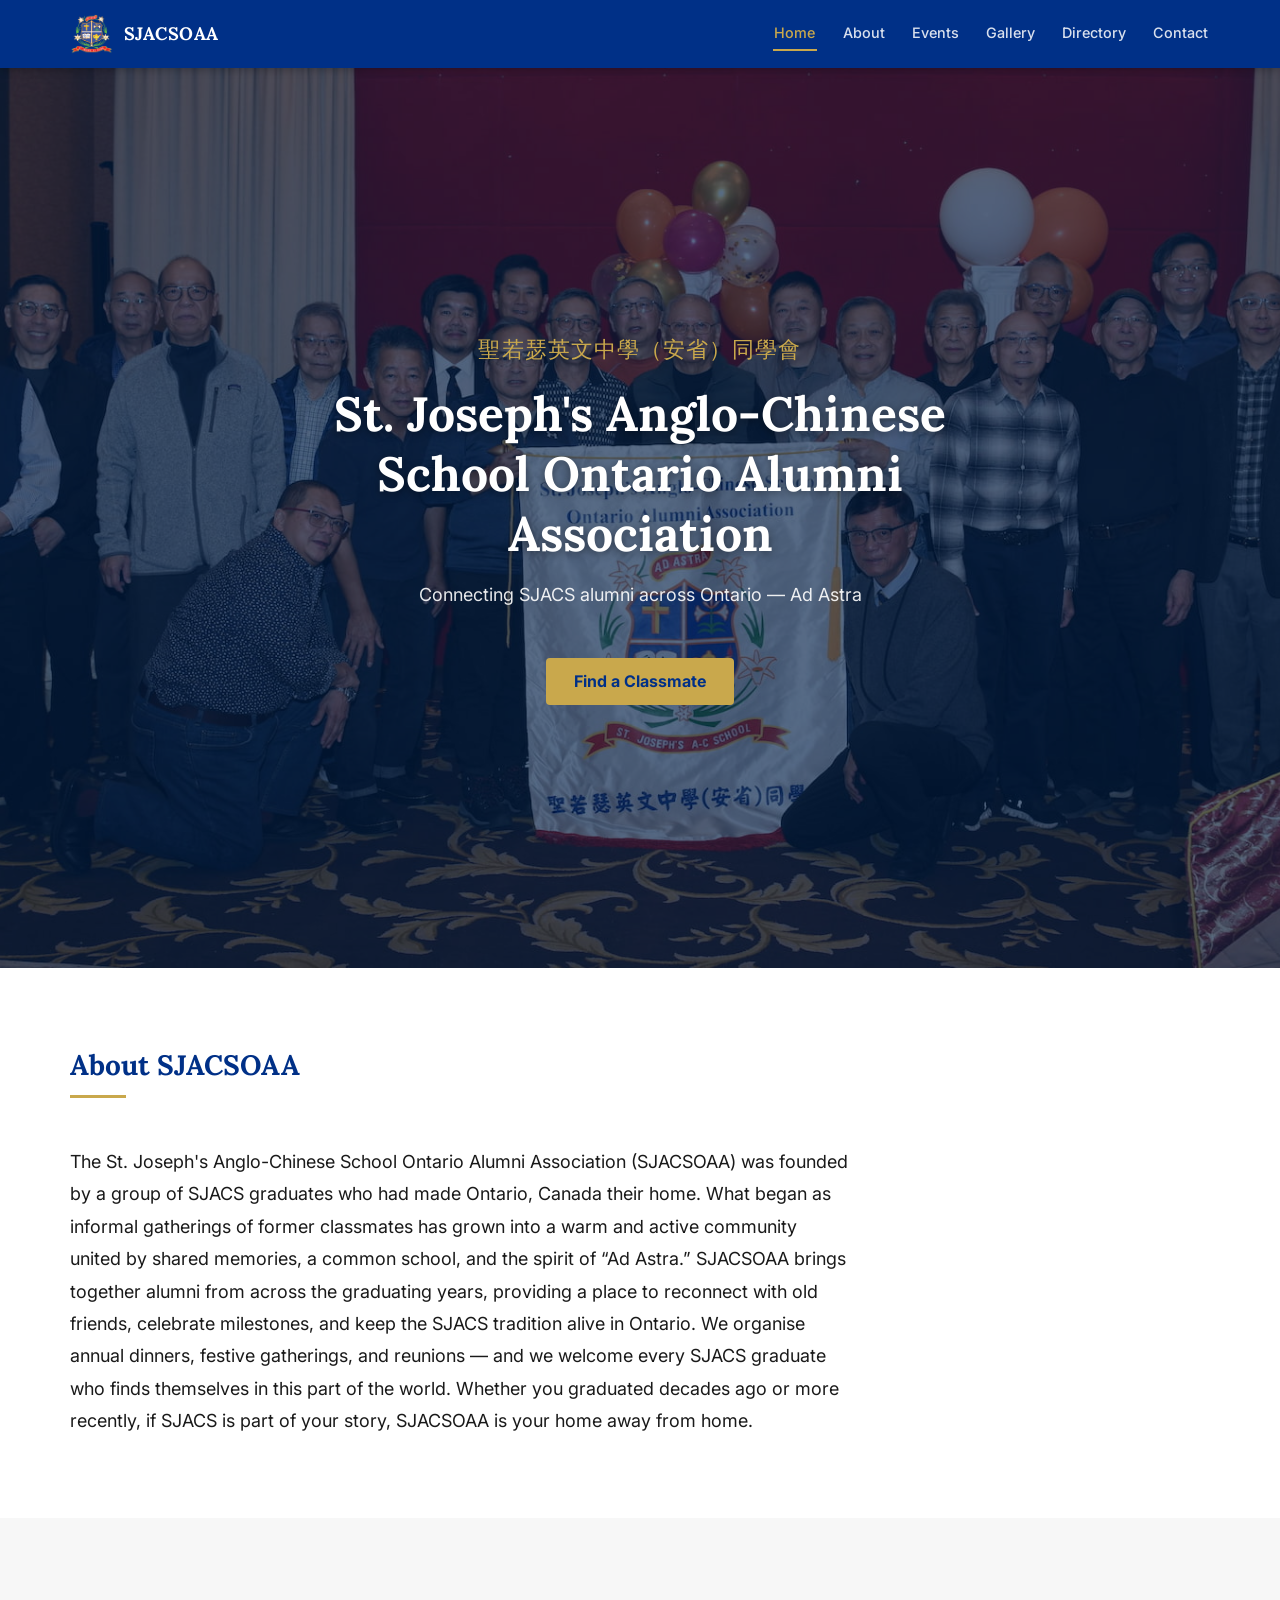
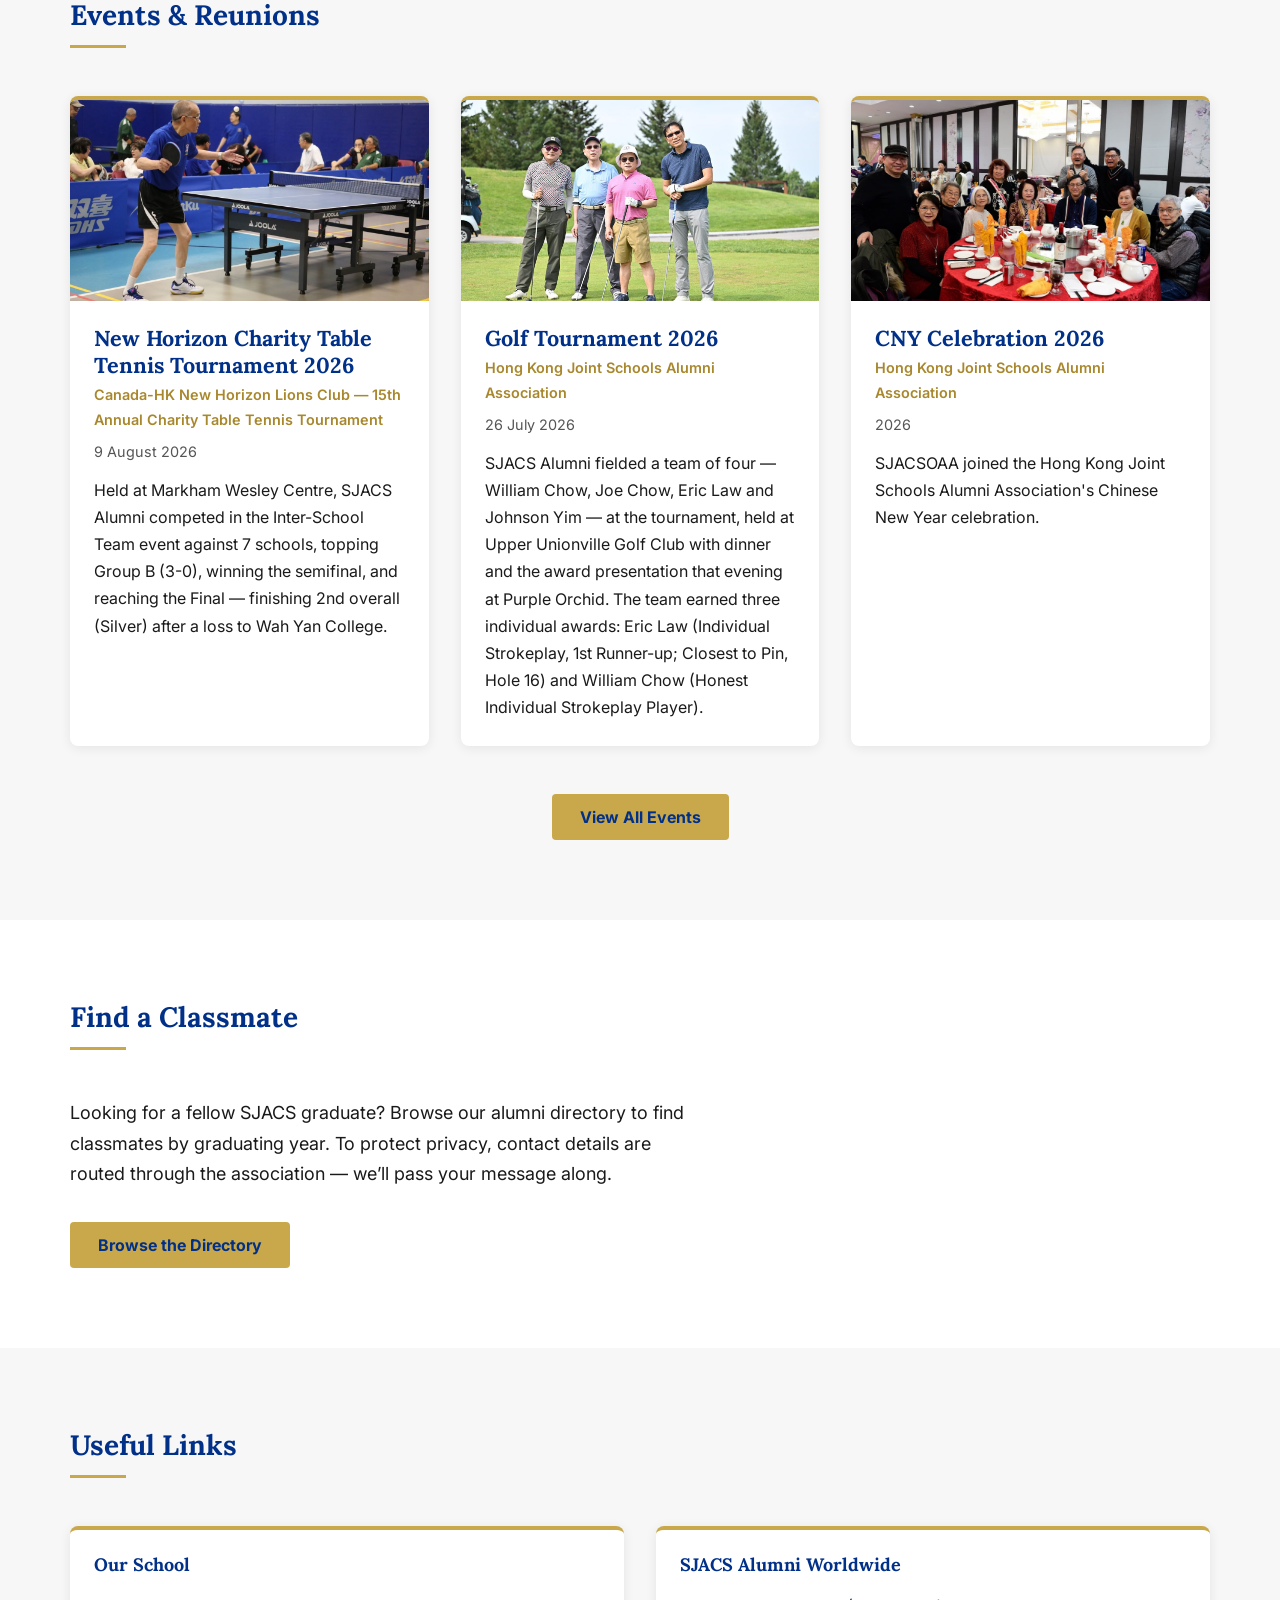
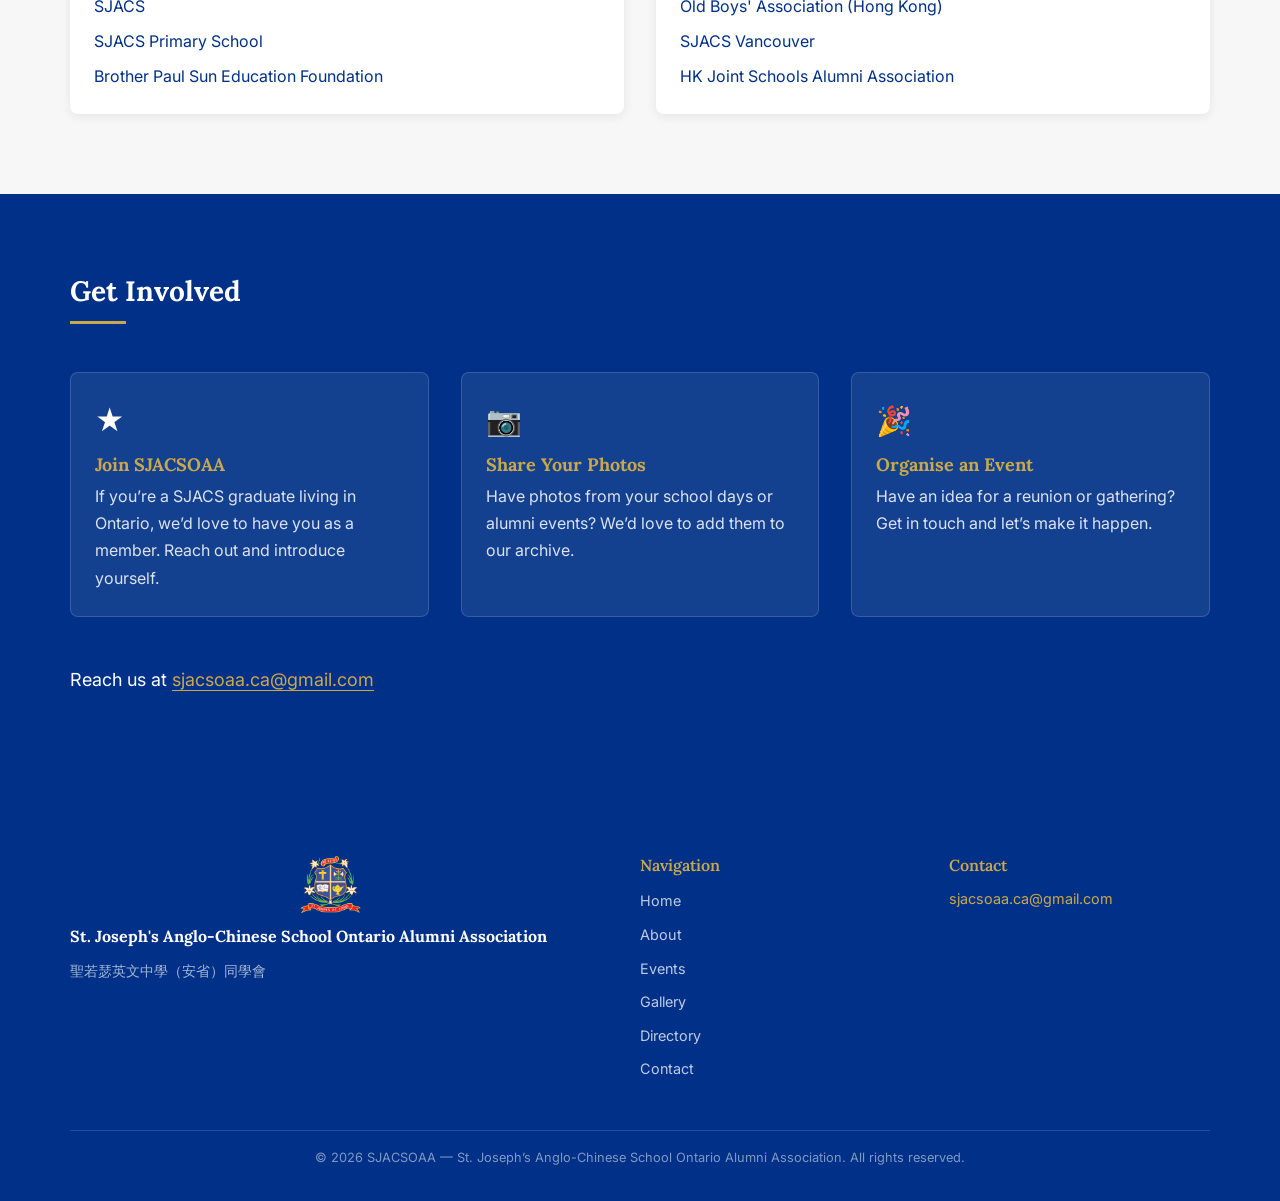
<file: index.html>
<!DOCTYPE html>
<html lang="en">
<head>
  <meta charset="UTF-8" />
  <meta name="viewport" content="width=device-width, initial-scale=1.0" />
  <title>SJACSOAA — St. Joseph's Anglo-Chinese School Ontario Alumni Association</title>
  <meta name="description" content="SJACSOAA is the alumni association of St. Joseph's Anglo-Chinese School in Ontario, Canada — reconnecting SJACS graduates, sharing memories, and announcing events." />
  <meta property="og:title" content="SJACSOAA — St. Joseph's Anglo-Chinese School Ontario Alumni Association" />
  <meta property="og:description" content="SJACSOAA is the alumni association of St. Joseph's Anglo-Chinese School in Ontario, Canada — reconnecting SJACS graduates, sharing memories, and announcing events." />
  <meta property="og:url" content="https://sjacsoaa.ca/" />
  <meta property="og:type" content="website" />
  <meta property="og:image" content="https://sjacsoaa.ca/images/hero.jpg" />
  <link rel="preconnect" href="https://fonts.googleapis.com" />
  <link rel="preconnect" href="https://fonts.gstatic.com" crossorigin />
  <link rel="canonical" href="https://sjacsoaa.ca/" />
  <link rel="stylesheet" href="css/style.css" />
</head>
<body>

  <!-- ===== Navigation ===== -->
  <header id="navbar" role="banner">
    <div class="nav-inner">
      <a class="nav-brand" href="/" aria-label="SJACSOAA — Home">
        <img src="images/logo.png" alt="SJACSOAA logo" height="40" />
        <span class="nav-brand-name">SJACSOAA</span>
      </a>
      <button class="nav-toggle" id="nav-toggle" aria-controls="nav-links" aria-expanded="false" aria-label="Toggle navigation menu">
        <span></span>
        <span></span>
        <span></span>
      </button>
      <nav id="nav-links" class="nav-links" aria-label="Main navigation">
        <a href="/" class="active">Home</a>
        <a href="#about">About</a>
        <a href="#events">Events</a>
        <a href="/gallery">Gallery</a>
        <a href="/directory">Directory</a>
        <a href="#contact">Contact</a>
      </nav>
    </div>
  </header>

  <main>

    <!-- ===== Hero ===== -->
    <section id="hero" aria-label="Hero banner">
      <div class="hero-overlay" aria-hidden="true"></div>
      <div class="hero-content">
        <span class="hero-chinese">聖若瑟英文中學（安省）同學會</span>
        <h1>St. Joseph's Anglo-Chinese School Ontario Alumni Association</h1>
        <p class="hero-tagline">Connecting SJACS alumni across Ontario — Ad Astra</p>
        <a href="/directory" class="btn">Find a Classmate</a>
      </div>
    </section>

    <!-- ===== About ===== -->
    <section id="about" class="section section-white">
      <div class="section-inner">
        <h2 class="section-heading">About SJACSOAA</h2>
        <hr class="section-divider" />
        <p class="about-text">The St. Joseph's Anglo-Chinese School Ontario Alumni Association (SJACSOAA) was founded by a group of SJACS graduates who had made Ontario, Canada their home. What began as informal gatherings of former classmates has grown into a warm and active community united by shared memories, a common school, and the spirit of &ldquo;Ad Astra.&rdquo; SJACSOAA brings together alumni from across the graduating years, providing a place to reconnect with old friends, celebrate milestones, and keep the SJACS tradition alive in Ontario. We organise annual dinners, festive gatherings, and reunions &mdash; and we welcome every SJACS graduate who finds themselves in this part of the world. Whether you graduated decades ago or more recently, if SJACS is part of your story, SJACSOAA is your home away from home.</p>
      </div>
    </section>

    <!-- ===== Events ===== -->
    <section id="events" class="section section-grey">
      <div class="section-inner">
        <h2 class="section-heading">Events &amp; Reunions</h2>
        <hr class="section-divider" />
        <div id="events-cards" class="card-grid" aria-live="polite">
          <p>Loading events&hellip;</p>
        </div>
        <div class="events-cta">
          <a href="/gallery" class="btn">View All Events</a>
        </div>
      </div>
    </section>

    <!-- ===== Find a Classmate ===== -->
    <section id="find-classmate" class="section section-white">
      <div class="section-inner">
        <h2 class="section-heading">Find a Classmate</h2>
        <hr class="section-divider" />
        <p class="find-classmate-text">Looking for a fellow SJACS graduate? Browse our alumni directory to find classmates by graduating year. To protect privacy, contact details are routed through the association &mdash; we&rsquo;ll pass your message along.</p>
        <a href="/directory" class="btn">Browse the Directory</a>
      </div>
    </section>

    <!-- ===== Useful Links ===== -->
    <section id="useful-links" class="section section-grey">
      <div class="section-inner">
        <h2 class="section-heading">Useful Links</h2>
        <hr class="section-divider" />
        <div class="links-grid">
          <div class="links-card">
            <h3>Our School</h3>
            <ul>
              <li><a href="https://www.sjacs.edu.hk/" target="_blank" rel="noopener noreferrer">SJACS</a></li>
              <li><a href="https://www.sjacps.edu.hk/en/" target="_blank" rel="noopener noreferrer">SJACS Primary School</a></li>
              <li><a href="https://www.bpsf.org.hk/" target="_blank" rel="noopener noreferrer">Brother Paul Sun Education Foundation</a></li>
            </ul>
          </div>
          <div class="links-card">
            <h3>SJACS Alumni Worldwide</h3>
            <ul>
              <li><a href="https://www.sjacs.com/" target="_blank" rel="noopener noreferrer">Old Boys' Association (Hong Kong)</a></li>
              <li><a href="https://www.sjacs-van.com/" target="_blank" rel="noopener noreferrer">SJACS Vancouver</a></li>
              <li><a href="https://hkjsaa.blogspot.com/" target="_blank" rel="noopener noreferrer">HK Joint Schools Alumni Association</a></li>
            </ul>
          </div>
        </div>
      </div>
    </section>

    <!-- ===== Contact ===== -->
    <section id="contact" class="section section-navy">
      <div class="section-inner">
        <h2 class="section-heading">Get Involved</h2>
        <hr class="section-divider" />
        <div class="contact-blocks">
          <div class="contact-block">
            <span class="contact-block-icon" aria-hidden="true">&#9733;</span>
            <h3>Join SJACSOAA</h3>
            <p>If you&rsquo;re a SJACS graduate living in Ontario, we&rsquo;d love to have you as a member. Reach out and introduce yourself.</p>
          </div>
          <div class="contact-block">
            <span class="contact-block-icon" aria-hidden="true">&#128247;</span>
            <h3>Share Your Photos</h3>
            <p>Have photos from your school days or alumni events? We&rsquo;d love to add them to our archive.</p>
          </div>
          <div class="contact-block">
            <span class="contact-block-icon" aria-hidden="true">&#127881;</span>
            <h3>Organise an Event</h3>
            <p>Have an idea for a reunion or gathering? Get in touch and let&rsquo;s make it happen.</p>
          </div>
        </div>
        <p class="contact-email">Reach us at <a href="mailto:sjacsoaa.ca@gmail.com">sjacsoaa.ca@gmail.com</a></p>
      </div>
    </section>

  </main>

  <!-- ===== Footer ===== -->
  <footer>
    <div class="footer-inner">
      <div class="footer-brand">
        <img src="images/logo.png" alt="SJACSOAA logo" />
        <span class="footer-brand-name-en">St. Joseph's Anglo-Chinese School Ontario Alumni Association</span>
        <span class="footer-brand-name-zh">聖若瑟英文中學（安省）同學會</span>
      </div>
      <nav class="footer-nav" aria-label="Footer navigation">
        <h4>Navigation</h4>
        <ul>
          <li><a href="/">Home</a></li>
          <li><a href="#about">About</a></li>
          <li><a href="#events">Events</a></li>
          <li><a href="/gallery">Gallery</a></li>
          <li><a href="/directory">Directory</a></li>
          <li><a href="#contact">Contact</a></li>
        </ul>
      </nav>
      <div class="footer-contact">
        <h4>Contact</h4>
        <p><a href="mailto:sjacsoaa.ca@gmail.com">sjacsoaa.ca@gmail.com</a></p>
      </div>
    </div>
    <div class="footer-bottom">
      <p>&copy; 2026 SJACSOAA &mdash; St. Joseph&rsquo;s Anglo-Chinese School Ontario Alumni Association. All rights reserved.</p>
    </div>
  </footer>

  <script src="js/main.js"></script>
</body>
</html>
</file>
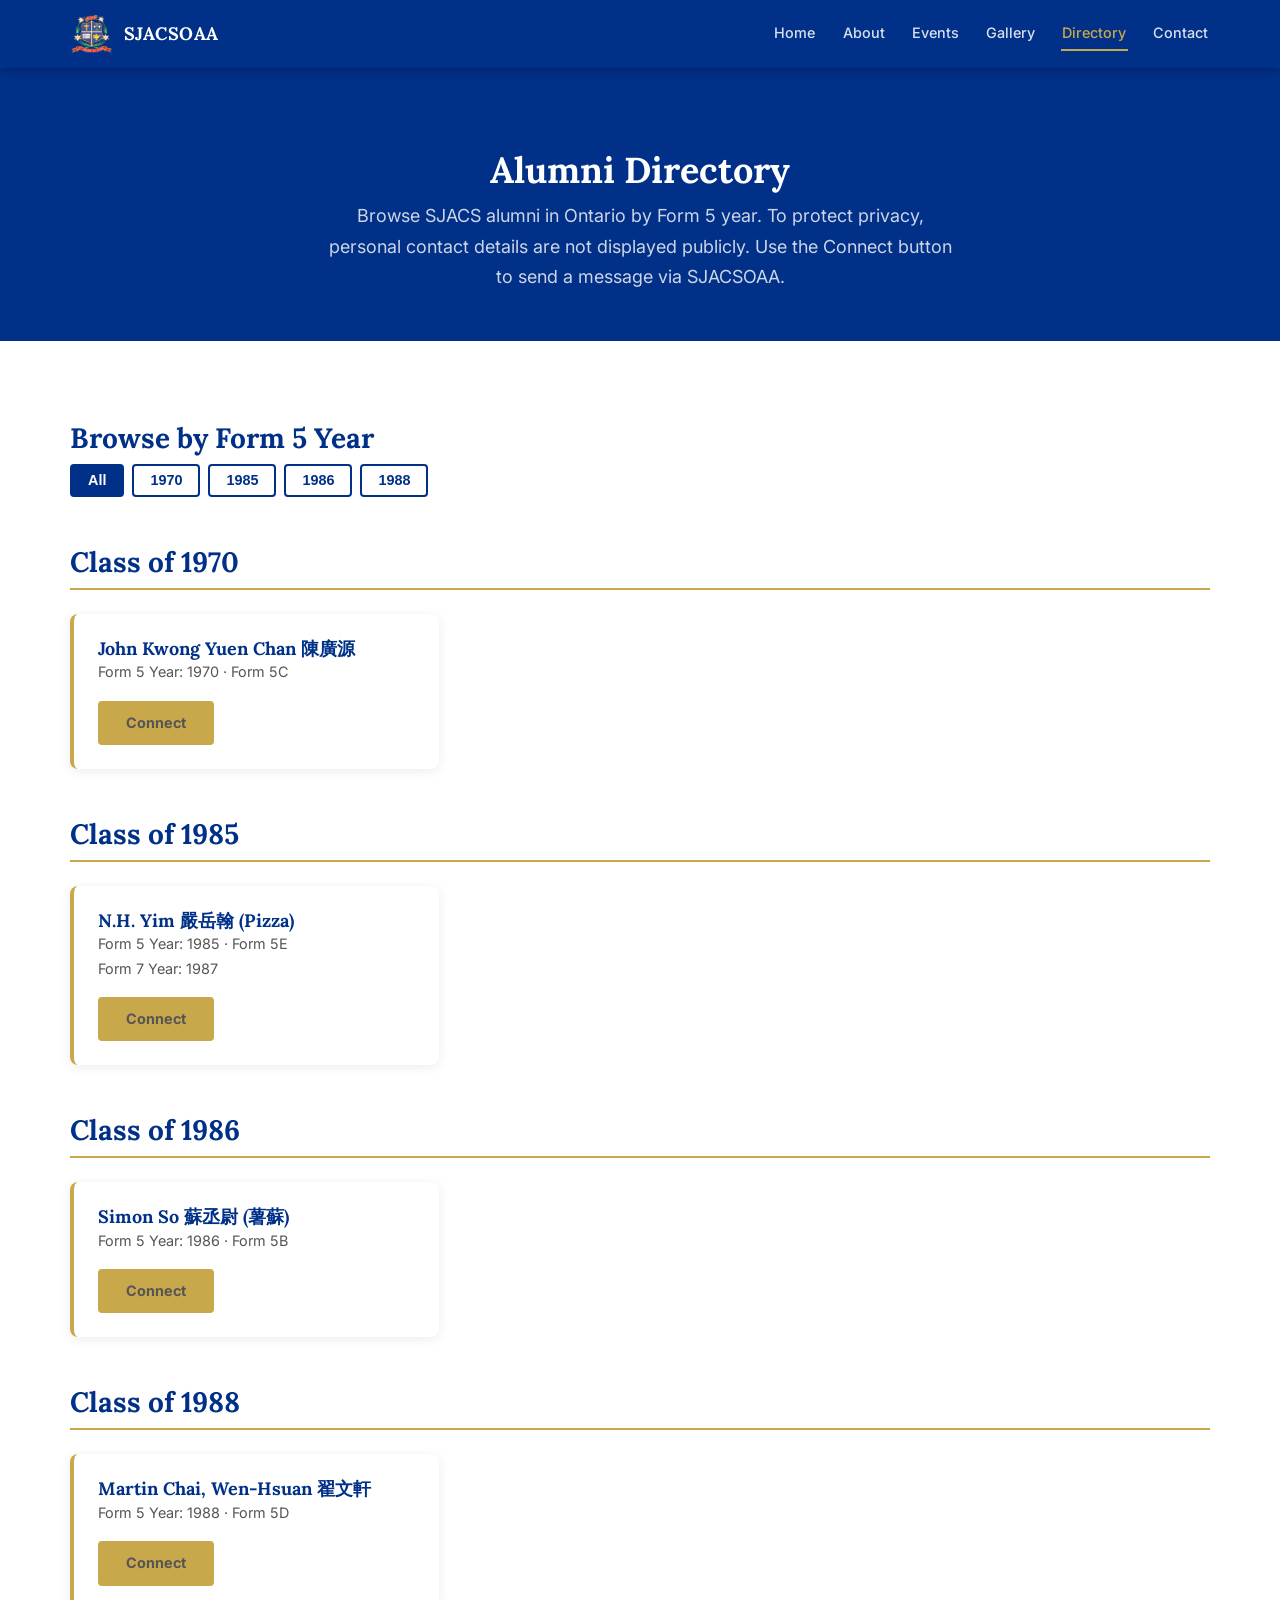
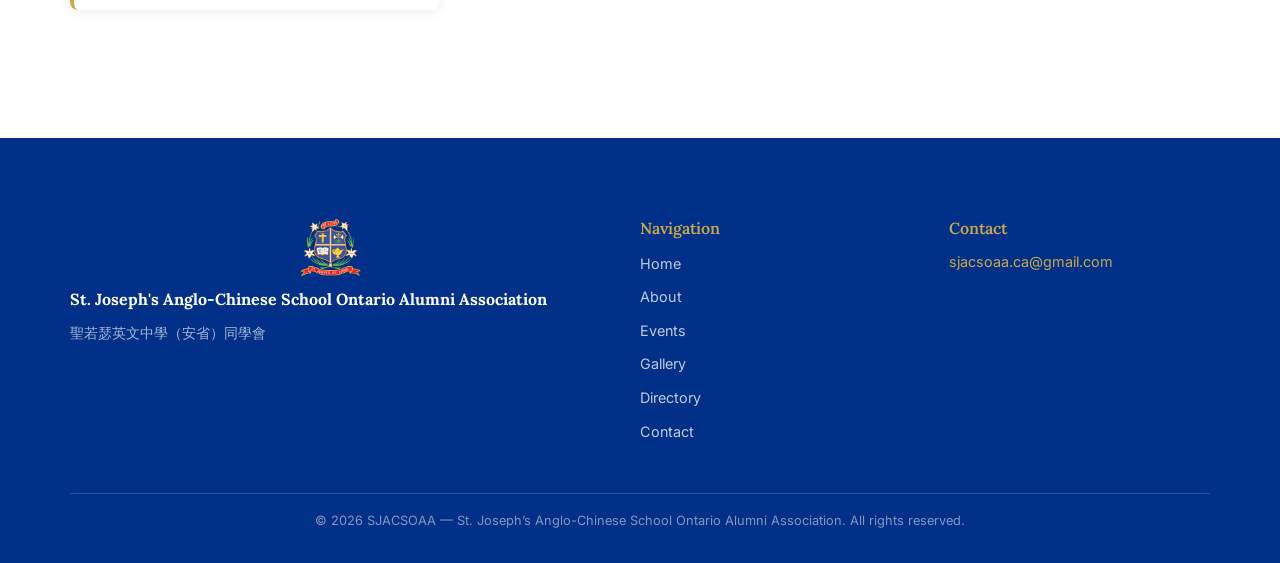
<file: directory.html>
<!DOCTYPE html>
<html lang="en">
<head>
  <meta charset="UTF-8" />
  <meta name="viewport" content="width=device-width, initial-scale=1.0" />
  <title>Alumni Directory — SJACSOAA</title>
  <meta name="description" content="Browse the SJACSOAA alumni directory — find SJACS classmates by Form 5 year." />
  <meta property="og:url" content="https://sjacsoaa.ca/directory" />
  <link rel="canonical" href="https://sjacsoaa.ca/directory" />
  <link rel="preconnect" href="https://fonts.googleapis.com" />
  <link rel="preconnect" href="https://fonts.gstatic.com" crossorigin />
  <link rel="stylesheet" href="css/style.css" />
</head>
<body>

  <!-- ===== Navigation ===== -->
  <header id="navbar" role="banner">
    <div class="nav-inner">
      <a class="nav-brand" href="/" aria-label="SJACSOAA — Home">
        <img src="images/logo.png" alt="SJACSOAA logo" height="40" />
        <span class="nav-brand-name">SJACSOAA</span>
      </a>
      <button class="nav-toggle" id="nav-toggle" aria-controls="nav-links" aria-expanded="false" aria-label="Toggle navigation menu">
        <span></span>
        <span></span>
        <span></span>
      </button>
      <nav id="nav-links" class="nav-links" aria-label="Main navigation">
        <a href="/">Home</a>
        <a href="/#about">About</a>
        <a href="/#events">Events</a>
        <a href="/gallery">Gallery</a>
        <a href="/directory" class="active">Directory</a>
        <a href="/#contact">Contact</a>
      </nav>
    </div>
  </header>

  <main>

    <!-- ===== Page Hero ===== -->
    <section class="page-hero">
      <h1>Alumni Directory</h1>
      <p>Browse SJACS alumni in Ontario by Form 5 year. To protect privacy, personal contact details are not displayed publicly. Use the Connect button to send a message via SJACSOAA.</p>
    </section>

    <!-- ===== Directory ===== -->
    <section class="section section-white">
      <div class="section-inner">
        <h2 class="section-heading">Browse by Form 5 Year</h2>
        <div id="year-filters" class="year-filters" aria-label="Browse by Form 5 Year" role="group">
          <p>Loading filters&hellip;</p>
        </div>
        <div id="directory" aria-live="polite">
          <p>Loading directory&hellip;</p>
        </div>
      </div>
    </section>

  </main>

  <!-- ===== Footer ===== -->
  <footer>
    <div class="footer-inner">
      <div class="footer-brand">
        <img src="images/logo.png" alt="SJACSOAA logo" />
        <span class="footer-brand-name-en">St. Joseph's Anglo-Chinese School Ontario Alumni Association</span>
        <span class="footer-brand-name-zh">聖若瑟英文中學（安省）同學會</span>
      </div>
      <nav class="footer-nav" aria-label="Footer navigation">
        <h4>Navigation</h4>
        <ul>
          <li><a href="/">Home</a></li>
          <li><a href="/#about">About</a></li>
          <li><a href="/#events">Events</a></li>
          <li><a href="/gallery">Gallery</a></li>
          <li><a href="/directory">Directory</a></li>
          <li><a href="/#contact">Contact</a></li>
        </ul>
      </nav>
      <div class="footer-contact">
        <h4>Contact</h4>
        <p><a href="mailto:sjacsoaa.ca@gmail.com">sjacsoaa.ca@gmail.com</a></p>
      </div>
    </div>
    <div class="footer-bottom">
      <p>&copy; 2026 SJACSOAA &mdash; St. Joseph&rsquo;s Anglo-Chinese School Ontario Alumni Association. All rights reserved.</p>
    </div>
  </footer>

  <script src="js/main.js"></script>
</body>
</html>
</file>
<file: css/style.css>
/* ===========================
   Google Fonts
   =========================== */
@import url('https://fonts.googleapis.com/css2?family=Lora:wght@400;600;700&family=Inter:wght@400;500;600;700&display=swap');

/* ===========================
   Custom Properties
   =========================== */
:root {
  --color-navy:       #003087;
  --color-navy-dark:  #002060;
  --color-gold:       #C9A84C;
  --color-gold-dark:  #a8872d;
  --color-white:      #ffffff;
  --color-off-white:  #F7F7F7;
  --color-text:       #1a1a1a;
  --color-text-muted: #555555;
  --color-muted:      #888888;
  --color-border:     #dde3ea;

  --font-heading: 'Lora', Georgia, serif;
  --font-body:    'Inter', system-ui, -apple-system, sans-serif;

  --fs-xs:   0.8rem;
  --fs-sm:   0.9rem;
  --fs-base: 1rem;
  --fs-lg:   1.125rem;
  --fs-xl:   1.35rem;
  --fs-2xl:  1.75rem;
  --fs-3xl:  2.25rem;
  --fs-4xl:  3rem;

  --space-xs:  0.5rem;
  --space-sm:  1rem;
  --space-md:  1.5rem;
  --space-lg:  2rem;
  --space-xl:  3rem;
  --space-2xl: 5rem;

  --section-pad: 5rem;
  --radius:      8px;
  --radius-sm:   4px;
  --shadow-card: 0 2px 12px rgba(0, 0, 0, 0.08);
  --nav-height:  68px;
  --max-width:   1140px;
}

/* ===========================
   Reset
   =========================== */
*, *::before, *::after {
  box-sizing: border-box;
  margin: 0;
  padding: 0;
}

html {
  scroll-behavior: smooth;
  scroll-padding-top: var(--nav-height);
}

body {
  font-family: var(--font-body);
  font-size: var(--fs-base);
  line-height: 1.7;
  color: var(--color-text);
  background: var(--color-white);
  display: flex;
  flex-direction: column;
  min-height: 100vh;
}

img {
  max-width: 100%;
  height: auto;
  display: block;
}

a {
  color: var(--color-navy);
  text-decoration: underline;
}

a:hover {
  color: var(--color-gold-dark);
}

ul {
  list-style: none;
}

h1, h2, h3, h4 {
  font-family: var(--font-heading);
  line-height: 1.25;
}

/* ===========================
   Navigation
   =========================== */
#navbar {
  position: sticky;
  top: 0;
  z-index: 1000;
  background: var(--color-navy);
  color: var(--color-white);
  height: var(--nav-height);
  display: flex;
  align-items: center;
  padding: 0 var(--space-lg);
  box-shadow: 0 2px 8px rgba(0,0,0,0.25);
}

.nav-inner {
  width: 100%;
  max-width: var(--max-width);
  margin: 0 auto;
  display: flex;
  align-items: center;
  justify-content: space-between;
}

.nav-brand {
  display: flex;
  align-items: center;
  gap: 0.6rem;
  text-decoration: none;
  color: var(--color-white);
}

.nav-brand img {
  height: 40px;
  width: auto;
}

.nav-brand-name {
  font-family: var(--font-heading);
  font-size: var(--fs-lg);
  font-weight: 700;
  letter-spacing: 0.03em;
  color: var(--color-white);
}

.nav-links {
  display: flex;
  align-items: center;
  gap: var(--space-md);
}

.nav-links a {
  color: rgba(255,255,255,0.85);
  text-decoration: none;
  font-size: var(--fs-sm);
  font-weight: 500;
  padding: 0.25rem 0.1rem;
  border-bottom: 2px solid transparent;
  transition: color 0.2s, border-color 0.2s;
}

.nav-links a:hover,
.nav-links a.active {
  color: var(--color-gold);
  border-bottom-color: var(--color-gold);
}

/* Hamburger */
.nav-toggle {
  display: none;
  flex-direction: column;
  justify-content: center;
  align-items: center;
  gap: 5px;
  width: 40px;
  height: 40px;
  background: none;
  border: none;
  cursor: pointer;
  padding: 4px;
}

.nav-toggle span {
  display: block;
  width: 24px;
  height: 2px;
  background: var(--color-white);
  border-radius: 2px;
  transition: transform 0.25s, opacity 0.25s;
}

/* Mobile nav open */
.nav-open .nav-toggle span:nth-child(1) {
  transform: translateY(7px) rotate(45deg);
}
.nav-open .nav-toggle span:nth-child(2) {
  opacity: 0;
}
.nav-open .nav-toggle span:nth-child(3) {
  transform: translateY(-7px) rotate(-45deg);
}

/* ===========================
   Hero
   =========================== */
#hero {
  position: relative;
  min-height: 100vh;
  display: flex;
  align-items: center;
  justify-content: center;
  text-align: center;
  background-image: url('../images/hero.jpg');
  background-size: cover;
  background-position: center;
  background-repeat: no-repeat;
  color: var(--color-white);
}

.hero-overlay {
  position: absolute;
  inset: 0;
  background: rgba(0, 30, 70, 0.65);
}

.hero-content {
  position: relative;
  z-index: 1;
  padding: var(--space-lg);
  max-width: 820px;
}

.hero-chinese {
  font-family: var(--font-heading);
  font-size: var(--fs-xl);
  color: var(--color-gold);
  margin-bottom: var(--space-sm);
  display: block;
  letter-spacing: 0.05em;
}

.hero-content h1 {
  font-size: var(--fs-3xl);
  font-weight: 700;
  color: var(--color-white);
  margin-bottom: var(--space-sm);
  text-shadow: 0 2px 8px rgba(0,0,0,0.4);
}

.hero-tagline {
  font-size: var(--fs-lg);
  color: rgba(255,255,255,0.9);
  margin-bottom: var(--space-xl);
}

/* ===========================
   Buttons
   =========================== */
.btn {
  display: inline-block;
  background: var(--color-gold);
  color: var(--color-navy);
  font-family: var(--font-body);
  font-size: var(--fs-base);
  font-weight: 700;
  padding: 0.75rem 1.75rem;
  border-radius: var(--radius-sm);
  text-decoration: none;
  border: none;
  cursor: pointer;
  transition: background 0.2s, transform 0.1s;
  line-height: 1.4;
}

.btn:hover {
  background: var(--color-gold-dark);
  color: var(--color-navy);
  transform: translateY(-1px);
}

.btn:active {
  transform: translateY(0);
}

.btn-outline {
  background: transparent;
  border: 2px solid var(--color-gold);
  color: var(--color-gold);
}

.btn-outline:hover {
  background: var(--color-gold);
  color: var(--color-navy);
}

/* ===========================
   Sections — shared
   =========================== */
.section {
  padding: var(--section-pad) var(--space-lg);
}

.section-white {
  background: var(--color-white);
}

.section-grey {
  background: var(--color-off-white);
}

.section-navy {
  background: var(--color-navy);
  color: var(--color-white);
}

.section-inner {
  max-width: var(--max-width);
  margin: 0 auto;
}

.section-heading {
  font-size: var(--fs-2xl);
  color: var(--color-navy);
  margin-bottom: 0.5rem;
}

.section-navy .section-heading {
  color: var(--color-white);
}

.section-lead {
  font-size: var(--fs-lg);
  color: var(--color-text-muted);
  margin-bottom: var(--space-xl);
  max-width: 680px;
}

.section-navy .section-lead {
  color: rgba(255,255,255,0.8);
}

.section-divider {
  width: 56px;
  height: 3px;
  background: var(--color-gold);
  margin: 0.75rem 0 var(--space-xl);
  border: none;
}

/* ===========================
   Cards (events & gallery)
   =========================== */
.card-grid {
  display: grid;
  grid-template-columns: 1fr;
  gap: var(--space-lg);
}

.card {
  background: var(--color-white);
  border-radius: var(--radius);
  box-shadow: var(--shadow-card);
  border-top: 4px solid var(--color-gold);
  overflow: hidden;
  display: flex;
  flex-direction: column;
}

.card-img-wrap {
  position: relative;
  width: 100%;
  padding-top: 56.25%; /* 16:9 */
  background: #c8cdd3;
  overflow: hidden;
}

.card-img-wrap img {
  position: absolute;
  inset: 0;
  width: 100%;
  height: 100%;
  object-fit: cover;
}

/* Photo-coming-soon overlay */
.card-img-wrap .photo-placeholder {
  position: absolute;
  inset: 0;
  display: flex;
  align-items: center;
  justify-content: center;
  background: #c8cdd3;
  color: #666;
  font-size: var(--fs-sm);
  font-style: italic;
  text-align: center;
  padding: var(--space-sm);
}

.card-img-wrap img.broken {
  display: none;
}

.card-body {
  padding: var(--space-md);
  flex: 1;
  display: flex;
  flex-direction: column;
}

.card-title {
  font-family: var(--font-heading);
  font-size: var(--fs-xl);
  color: var(--color-navy);
  margin-bottom: 0.25rem;
}

.card-subtitle {
  font-size: var(--fs-sm);
  color: var(--color-gold-dark);
  font-weight: 600;
  margin-bottom: 0.5rem;
}

.card-date {
  font-size: var(--fs-sm);
  color: var(--color-text-muted);
  margin-bottom: 0.75rem;
}

.card-desc {
  font-size: var(--fs-base);
  color: var(--color-text);
  flex: 1;
}

.events-cta {
  margin-top: var(--space-xl);
  text-align: center;
}

/* ===========================
   About section
   =========================== */
.about-text {
  max-width: 780px;
  font-size: var(--fs-lg);
  line-height: 1.8;
  color: var(--color-text);
}

/* ===========================
   Find a classmate
   =========================== */
.find-classmate-text {
  max-width: 640px;
  font-size: var(--fs-lg);
  margin-bottom: var(--space-lg);
  color: var(--color-text);
}

/* ===========================
   Useful Links
   =========================== */
.links-grid {
  display: grid;
  grid-template-columns: 1fr;
  gap: var(--space-lg);
}

.links-card {
  background: var(--color-white);
  border-radius: var(--radius);
  box-shadow: var(--shadow-card);
  border-top: 4px solid var(--color-gold);
  padding: var(--space-md);
}

.links-card h3 {
  font-family: var(--font-heading);
  font-size: var(--fs-lg);
  font-weight: 700;
  color: var(--color-navy);
  margin-bottom: var(--space-sm);
}

.links-card ul {
  list-style: none;
  display: flex;
  flex-direction: column;
  gap: 0.5rem;
}

.links-card ul li a {
  color: var(--color-navy);
  font-size: var(--fs-base);
  text-decoration: none;
  border-bottom: 1px solid transparent;
  transition: border-color 0.2s, color 0.2s;
}

.links-card ul li a:hover {
  color: var(--color-gold-dark);
  border-bottom-color: var(--color-gold);
}

.links-placeholder {
  color: var(--color-muted);
  font-style: italic;
  font-size: var(--fs-base);
}

/* ===========================
   Contact / Get Involved
   =========================== */
.contact-blocks {
  display: grid;
  grid-template-columns: 1fr;
  gap: var(--space-lg);
  margin-bottom: var(--space-xl);
}

.contact-block {
  background: rgba(255,255,255,0.08);
  border-radius: var(--radius);
  padding: var(--space-md);
  border: 1px solid rgba(255,255,255,0.15);
}

.contact-block-icon {
  font-size: 1.8rem;
  margin-bottom: 0.5rem;
  display: block;
}

.contact-block h3 {
  font-family: var(--font-heading);
  font-size: var(--fs-lg);
  color: var(--color-gold);
  margin-bottom: 0.4rem;
}

.contact-block p {
  color: rgba(255,255,255,0.85);
  font-size: var(--fs-base);
}

.contact-email {
  font-size: var(--fs-lg);
  color: var(--color-white);
}

.contact-email a {
  color: var(--color-gold);
  text-decoration: none;
  border-bottom: 1px solid var(--color-gold);
  transition: color 0.2s;
}

.contact-email a:hover {
  color: var(--color-gold-dark);
}

/* ===========================
   Footer
   =========================== */
footer {
  background: var(--color-navy);
  color: rgba(255,255,255,0.8);
  padding: var(--space-2xl) var(--space-lg) var(--space-lg);
}

.footer-inner {
  max-width: var(--max-width);
  margin: 0 auto;
  display: grid;
  grid-template-columns: 1fr;
  gap: var(--space-xl);
}

.footer-brand {
  display: flex;
  flex-direction: column;
  gap: 0.5rem;
}

.footer-brand img {
  height: 60px;
  width: auto;
  object-fit: contain;
}

.footer-brand-name-en {
  font-family: var(--font-heading);
  font-size: var(--fs-base);
  color: var(--color-white);
  font-weight: 700;
}

.footer-brand-name-zh {
  font-size: var(--fs-sm);
  color: rgba(255,255,255,0.65);
}

.footer-nav h4,
.footer-contact h4 {
  font-family: var(--font-heading);
  font-size: var(--fs-base);
  color: var(--color-gold);
  margin-bottom: 0.75rem;
  font-weight: 600;
}

.footer-nav ul {
  display: flex;
  flex-direction: column;
  gap: 0.4rem;
}

.footer-nav ul li a {
  color: rgba(255,255,255,0.75);
  text-decoration: none;
  font-size: var(--fs-sm);
  transition: color 0.2s;
}

.footer-nav ul li a:hover {
  color: var(--color-gold);
}

.footer-contact p {
  font-size: var(--fs-sm);
  color: rgba(255,255,255,0.75);
  margin-bottom: 0.4rem;
}

.footer-contact a {
  color: var(--color-gold);
  text-decoration: none;
}

.footer-contact a:hover {
  color: var(--color-gold-dark);
}

.footer-bottom {
  max-width: var(--max-width);
  margin: var(--space-xl) auto 0;
  padding-top: var(--space-sm);
  border-top: 1px solid rgba(255,255,255,0.15);
  font-size: var(--fs-xs);
  color: rgba(255,255,255,0.5);
  text-align: center;
}

/* ===========================
   Inner page hero (non-home)
   =========================== */
.page-hero {
  background: var(--color-navy);
  color: var(--color-white);
  padding: var(--space-2xl) var(--space-lg) var(--space-xl);
  text-align: center;
}

.page-hero h1 {
  font-size: var(--fs-3xl);
  color: var(--color-white);
  margin-bottom: 0.5rem;
}

.page-hero p {
  font-size: var(--fs-lg);
  color: rgba(255,255,255,0.8);
  max-width: 640px;
  margin: 0 auto;
}

/* ===========================
   Gallery page
   =========================== */
.gallery-grid {
  display: grid;
  grid-template-columns: 1fr;
  gap: var(--space-lg);
}

.gallery-card {
  background: var(--color-white);
  border-radius: var(--radius);
  box-shadow: var(--shadow-card);
  border-top: 4px solid var(--color-gold);
  overflow: hidden;
}

.gallery-card .card-img-wrap {
  padding-top: 62%;
  cursor: pointer;
}

.gallery-card-body {
  padding: var(--space-md);
}

.gallery-card-body h3 {
  font-family: var(--font-heading);
  font-size: var(--fs-xl);
  color: var(--color-navy);
  margin-bottom: 0.25rem;
}

.gallery-card-body .card-date {
  font-size: var(--fs-sm);
  color: var(--color-text-muted);
}

/* ===========================
   Lightbox
   =========================== */
.lightbox {
  position: fixed;
  inset: 0;
  z-index: 2000;
  background: rgba(0, 0, 0, 0.88);
  display: flex;
  align-items: center;
  justify-content: center;
  padding: 1rem;
  opacity: 0;
  visibility: hidden;
  transition: opacity 0.2s, visibility 0.2s;
}

.lightbox.is-open {
  opacity: 1;
  visibility: visible;
}

.lightbox-img {
  max-width: 95vw;
  max-height: 95vh;
  width: auto;
  height: auto;
  object-fit: contain;
  border-radius: var(--radius-sm);
  box-shadow: 0 8px 40px rgba(0, 0, 0, 0.6);
  display: block;
}

.lightbox-close {
  position: fixed;
  top: 1rem;
  right: 1rem;
  background: rgba(0, 0, 0, 0.55);
  border: 2px solid rgba(255, 255, 255, 0.55);
  color: var(--color-white);
  font-size: 1.4rem;
  line-height: 1;
  width: 2.75rem;
  height: 2.75rem;
  border-radius: 50%;
  cursor: pointer;
  display: flex;
  align-items: center;
  justify-content: center;
  z-index: 2001;
  transition: background 0.15s, border-color 0.15s;
  font-family: var(--font-body);
}

.lightbox-close:hover {
  background: rgba(255, 255, 255, 0.15);
  border-color: rgba(255, 255, 255, 0.9);
}

.lightbox-close:focus-visible {
  outline: 2px solid var(--color-gold);
  outline-offset: 3px;
}

.lightbox-nav {
  position: fixed;
  top: 50%;
  transform: translateY(-50%);
  background: rgba(0, 0, 0, 0.55);
  border: 2px solid rgba(255, 255, 255, 0.55);
  color: var(--color-white);
  font-size: 1.8rem;
  line-height: 1;
  width: 2.75rem;
  height: 2.75rem;
  border-radius: 50%;
  cursor: pointer;
  display: flex;
  align-items: center;
  justify-content: center;
  z-index: 2001;
  transition: background 0.15s, border-color 0.15s;
  font-family: var(--font-body);
}

.lightbox-nav:hover {
  background: rgba(255, 255, 255, 0.15);
  border-color: rgba(255, 255, 255, 0.9);
}

.lightbox-nav:focus-visible {
  outline: 2px solid var(--color-gold);
  outline-offset: 3px;
}

.lightbox-nav[hidden] {
  display: none;
}

.lightbox-prev {
  left: 1rem;
}

.lightbox-next {
  right: 1rem;
}

.lightbox-caption {
  position: fixed;
  left: 50%;
  bottom: 3.25rem;
  transform: translateX(-50%);
  max-width: 90vw;
  margin: 0;
  padding: 0.4rem 1rem;
  background: rgba(0, 0, 0, 0.55);
  color: var(--color-white);
  font-size: var(--fs-sm);
  text-align: center;
  border-radius: var(--radius-sm);
  z-index: 2001;
}

.lightbox-caption[hidden] {
  display: none;
}

.lightbox-counter {
  position: fixed;
  left: 50%;
  bottom: 1rem;
  transform: translateX(-50%);
  margin: 0;
  padding: 0.3rem 0.9rem;
  background: rgba(0, 0, 0, 0.55);
  border: 2px solid rgba(255, 255, 255, 0.55);
  color: var(--color-white);
  font-size: var(--fs-sm);
  font-weight: 600;
  border-radius: 999px;
  z-index: 2001;
}

.lightbox-counter[hidden] {
  display: none;
}

@media (max-width: 600px) {
  .lightbox-nav {
    width: 2.25rem;
    height: 2.25rem;
    font-size: 1.4rem;
  }
  .lightbox-prev {
    left: 0.4rem;
  }
  .lightbox-next {
    right: 0.4rem;
  }
}

/* ===========================
   Directory page
   =========================== */
.year-filters {
  display: flex;
  flex-wrap: wrap;
  gap: 0.5rem;
  margin-bottom: var(--space-xl);
}

.year-btn {
  padding: 0.4rem 1rem;
  background: var(--color-white);
  border: 2px solid var(--color-navy);
  color: var(--color-navy);
  font-size: var(--fs-sm);
  font-weight: 600;
  border-radius: var(--radius-sm);
  cursor: pointer;
  transition: background 0.2s, color 0.2s;
}

.year-btn:hover,
.year-btn.active {
  background: var(--color-navy);
  color: var(--color-white);
}

.year-group {
  margin-bottom: var(--space-xl);
  scroll-margin-top: calc(var(--nav-height) + 1.5rem);
}

.year-group-heading {
  font-family: var(--font-heading);
  font-size: var(--fs-2xl);
  color: var(--color-navy);
  padding-bottom: 0.5rem;
  border-bottom: 2px solid var(--color-gold);
  margin-bottom: var(--space-md);
}

.year-group.highlighted .year-group-heading {
  color: var(--color-gold-dark);
}

.directory-cards {
  display: grid;
  grid-template-columns: 1fr;
  gap: var(--space-sm);
}

.directory-card {
  background: var(--color-white);
  border-radius: var(--radius);
  box-shadow: var(--shadow-card);
  padding: var(--space-md);
  display: flex;
  align-items: center;
  justify-content: space-between;
  flex-wrap: wrap;
  gap: var(--space-sm);
  border-left: 4px solid var(--color-gold);
}

.directory-card-info h3 {
  font-family: var(--font-heading);
  font-size: var(--fs-lg);
  color: var(--color-navy);
}

.directory-card-info .card-meta {
  font-size: var(--fs-sm);
  color: var(--color-text-muted);
}

.directory-card-action a {
  color: var(--color-text-muted);
  font-size: var(--fs-sm);
  text-decoration: none;
  word-break: break-all;
}

/* ===========================
   Responsive — 768px
   =========================== */
@media (min-width: 768px) {
  .card-grid {
    grid-template-columns: repeat(2, 1fr);
  }

  .gallery-grid {
    grid-template-columns: repeat(2, 1fr);
  }

  .links-grid {
    grid-template-columns: repeat(2, 1fr);
  }

  .contact-blocks {
    grid-template-columns: repeat(2, 1fr);
  }

  .footer-inner {
    grid-template-columns: 2fr 1fr 1fr;
  }

  .directory-cards {
    grid-template-columns: repeat(2, 1fr);
  }

  .hero-content h1 {
    font-size: var(--fs-4xl);
  }
}

/* ===========================
   Responsive — 1024px
   =========================== */
@media (min-width: 1024px) {
  .card-grid {
    grid-template-columns: repeat(3, 1fr);
  }

  .gallery-grid {
    grid-template-columns: repeat(3, 1fr);
  }

  .contact-blocks {
    grid-template-columns: repeat(3, 1fr);
  }

  .directory-cards {
    grid-template-columns: repeat(3, 1fr);
  }
}

/* ===========================
   Mobile nav
   =========================== */
@media (max-width: 767px) {
  .nav-toggle {
    display: flex;
  }

  .nav-links {
    position: absolute;
    top: var(--nav-height);
    left: 0;
    right: 0;
    background: var(--color-navy-dark);
    flex-direction: column;
    align-items: flex-start;
    gap: 0;
    max-height: 0;
    overflow: hidden;
    transition: max-height 0.3s ease;
  }

  .nav-links a {
    padding: 0.85rem var(--space-lg);
    width: 100%;
    border-bottom: 1px solid rgba(255,255,255,0.08);
    font-size: var(--fs-base);
  }

  .nav-open .nav-links {
    max-height: 400px;
  }

  #navbar {
    position: sticky;
    overflow: visible;
  }
}

/* ===========================
   Utilities
   =========================== */
.sr-only {
  position: absolute;
  width: 1px;
  height: 1px;
  padding: 0;
  margin: -1px;
  overflow: hidden;
  clip: rect(0,0,0,0);
  white-space: nowrap;
  border: 0;
}
</file>
